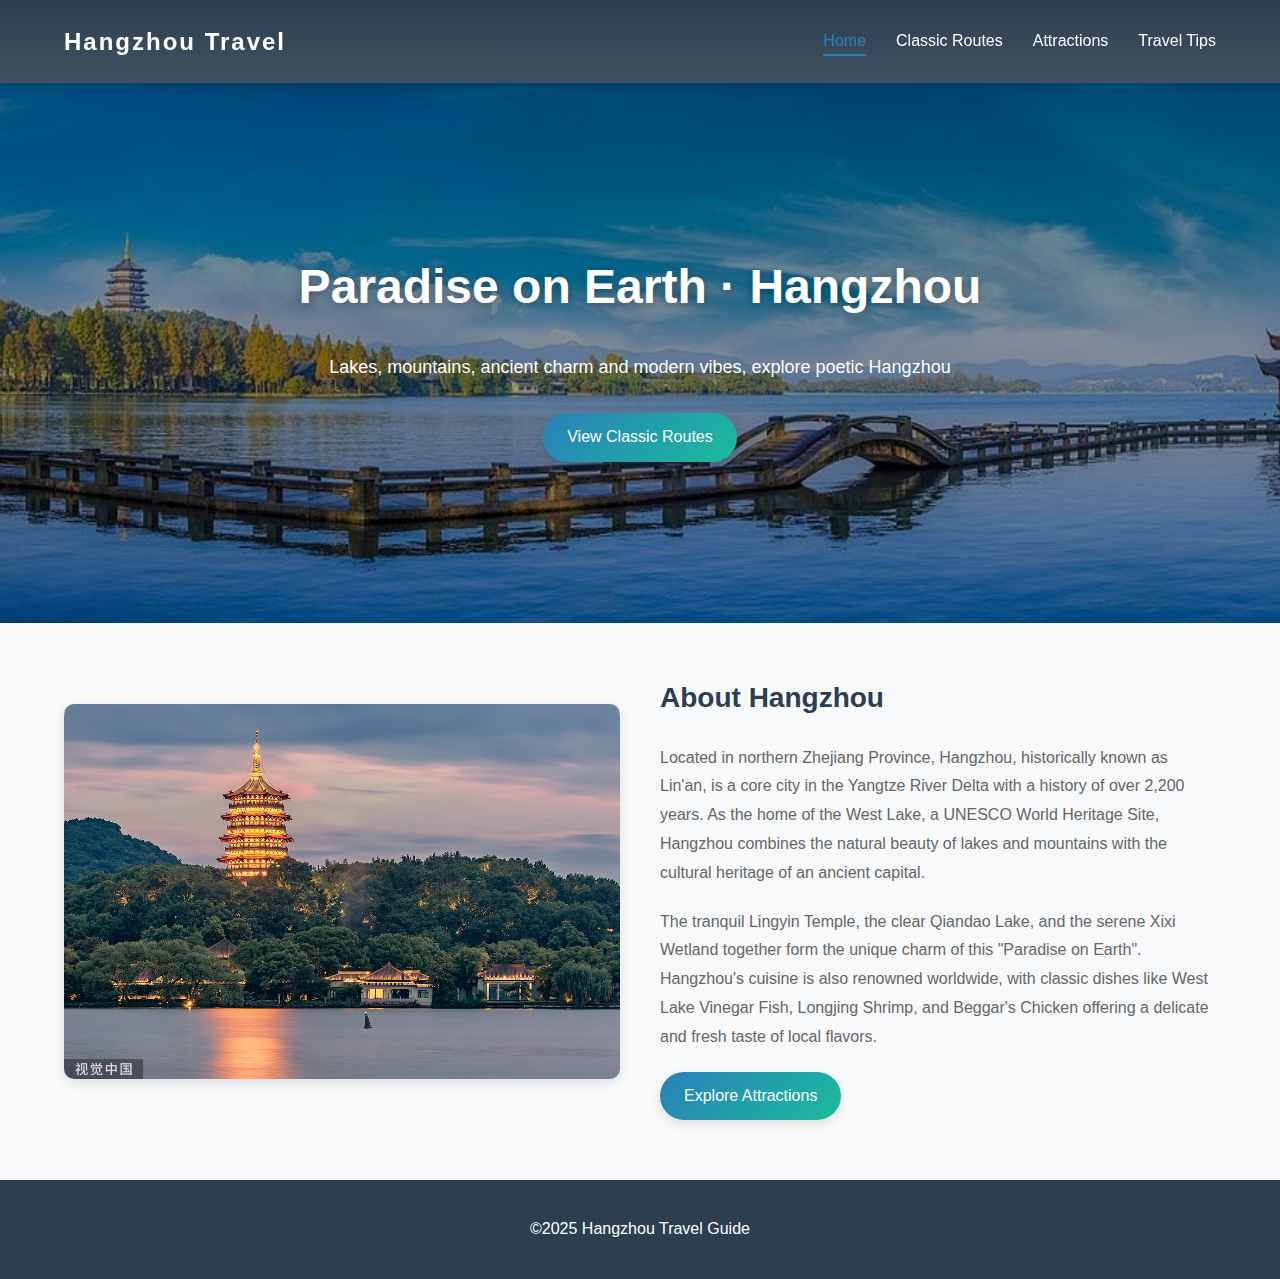
<file: index.html>
<!DOCTYPE html>
<html lang="en">
<head>
    <meta charset="UTF-8">
    <meta name="viewport" content="width=device-width, initial-scale=1.0">
    <title>Hangzhou Travel Guide - Homepage</title>
    <link rel="stylesheet" href="css/style.css">
    <style>
        .banner {
            height: 60vh;
            background: url("images/banner.jpg") center/cover no-repeat;
            display: flex;
            align-items: center;
            justify-content: center;
            position: relative;
            margin-bottom: 50px;
        }

        .banner::before {
            content: "";
            position: absolute;
            top: 0;
            left: 0;
            width: 100%;
            height: 100%;
            background: rgba(0, 0, 0, 0.4);
        }

        .banner-text {
            position: relative;
            color: white;
            text-align: center;
            padding: 0 20px;
        }

        .banner-text h2 {
            font-size: 48px;
            margin-bottom: 20px;
            text-shadow: 0 2px 8px rgba(0, 0, 0, 0.3);
        }

        .banner-text p {
            font-size: 18px;
            margin-bottom: 30px;
        }

        .intro {
            display: grid;
            grid-template-columns: 1fr 1fr;
            gap: 40px;
            align-items: center;
            margin-bottom: 60px;
        }

        .intro-img img {
            width: 100%;
            border-radius: var(--radius);
            box-shadow: var(--shadow);
        }

        .intro-text h3 {
            font-size: 28px;
            color: var(--secondary-color);
            margin-bottom: 20px;
        }

        .intro-text p {
            margin-bottom: 20px;
            color: var(--gray-color);
        }

        @media (max-width: 768px) {
            .banner-text h2 {
                font-size: 32px;
            }

            .intro {
                grid-template-columns: 1fr;
            }
        }
    </style>
</head>
<body>
    <header>
        <div class="container header-content">
            <div class="logo">Hangzhou Travel</div>
            <nav>
                <ul>
                    <li><a href="index.html" class="active">Home</a></li>
                    <li><a href="route.html">Classic Routes</a></li>
                    <li><a href="scenic.html">Attractions</a></li>
                    <li><a href="tips.html">Travel Tips</a></li>
                </ul>
            </nav>
        </div>
    </header>

    <section class="banner">
        <div class="banner-text">
            <h2>Paradise on Earth · Hangzhou</h2>
            <p>Lakes, mountains, ancient charm and modern vibes, explore poetic Hangzhou</p>
            <a href="route.html" class="btn">View Classic Routes</a>
        </div>
    </section>

    <section class="intro container">
        <div class="intro-img">
            <img src="images/intro.jpg" alt="Hangzhou Scenery">
        </div>
        <div class="intro-text">
            <h3>About Hangzhou</h3>
            <p>Located in northern Zhejiang Province, Hangzhou, historically known as Lin'an, is a core city in the Yangtze River Delta with a history of over 2,200 years. As the home of the West Lake, a UNESCO World Heritage Site, Hangzhou combines the natural beauty of lakes and mountains with the cultural heritage of an ancient capital.</p>
            <p>The tranquil Lingyin Temple, the clear Qiandao Lake, and the serene Xixi Wetland together form the unique charm of this "Paradise on Earth". Hangzhou's cuisine is also renowned worldwide, with classic dishes like West Lake Vinegar Fish, Longjing Shrimp, and Beggar's Chicken offering a delicate and fresh taste of local flavors.</p>
            <a href="scenic.html" class="btn">Explore Attractions</a>
        </div>
    </section>

    <footer>
        <div class="container">
            <p>©2025 Hangzhou Travel Guide </p>
            
        </div>
    </footer>
</body>
</html>
</file>
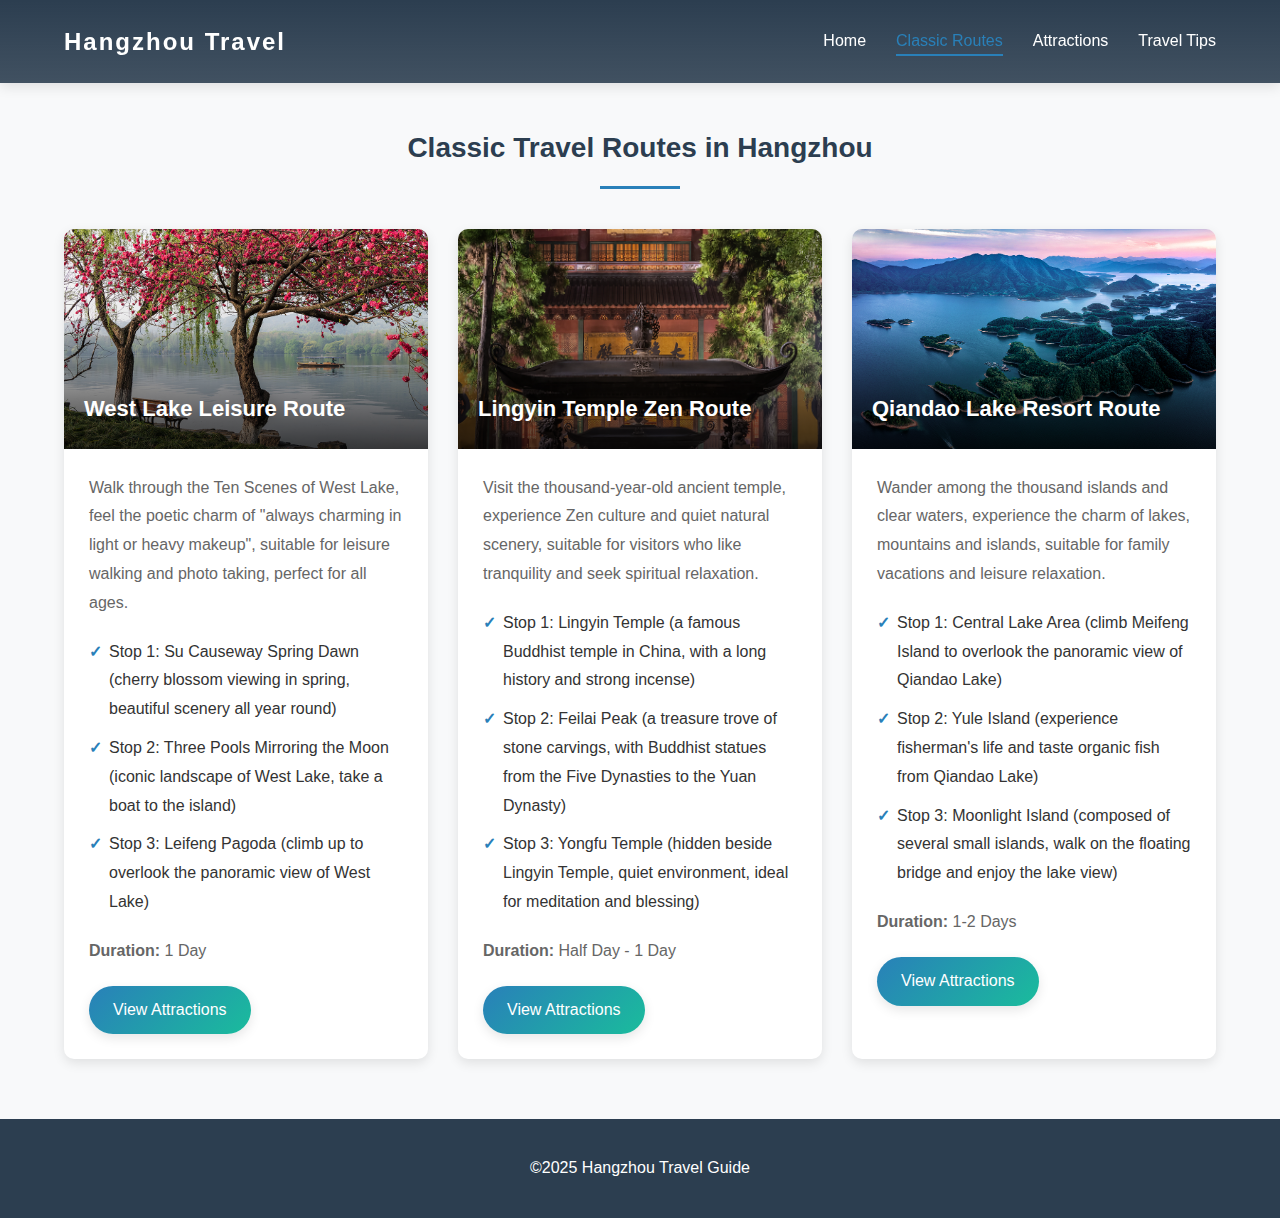
<file: route.html>
<!DOCTYPE html>
<html lang="en">
<head>
    <meta charset="UTF-8">
    <meta name="viewport" content="width=device-width, initial-scale=1.0">
    <title>Hangzhou Travel Guide - Classic Routes</title>
    <link rel="stylesheet" href="css/style.css">
    <style>
        .route-list {
            display: grid;
            grid-template-columns: repeat(auto-fit, minmax(350px, 1fr));
            gap: 30px;
            margin-bottom: 60px;
        }

        .route-card {
            background: white;
            border-radius: var(--radius);
            overflow: hidden;
            box-shadow: var(--shadow);
            transition: var(--transition);
        }

        .route-card:hover {
            transform: translateY(-5px);
            box-shadow: 0 8px 20px rgba(0, 0, 0, 0.12);
        }

        .route-img {
            height: 220px;
            position: relative;
            overflow: hidden;
        }

        .route-img img {
            width: 100%;
            height: 100%;
            object-fit: cover;
            transition: var(--transition);
        }

        .route-card:hover .route-img img {
            transform: scale(1.05);
        }

        .route-img::after {
            content: "";
            position: absolute;
            bottom: 0;
            left: 0;
            width: 100%;
            height: 60%;
            background: linear-gradient(to top, rgba(0, 0, 0, 0.7), transparent);
        }

        .route-title {
            position: absolute;
            bottom: 20px;
            left: 20px;
            color: white;
            font-size: 22px;
            font-weight: bold;
            z-index: 1;
        }

        .route-content {
            padding: 25px;
        }

        .route-content p {
            color: var(--gray-color);
            margin-bottom: 20px;
        }

        .route-content ul {
            margin-bottom: 20px;
        }

        .route-content li {
            padding-left: 20px;
            position: relative;
            margin-bottom: 10px;
        }

        .route-content li::before {
            content: "✓";
            position: absolute;
            left: 0;
            color: var(--primary-color);
            font-weight: bold;
        }

        @media (max-width: 768px) {
            .route-list {
                grid-template-columns: 1fr;
            }
        }
    </style>
</head>
<body>
    <header>
        <div class="container header-content">
            <div class="logo">Hangzhou Travel</div>
            <nav>
                <ul>
                    <li><a href="index.html">Home</a></li>
                    <li><a href="route.html" class="active">Classic Routes</a></li>
                    <li><a href="scenic.html">Attractions</a></li>
                    <li><a href="tips.html">Travel Tips</a></li>
                </ul>
            </nav>
        </div>
    </header>

    <section class="container">
        <h2 class="section-title">Classic Travel Routes in Hangzhou</h2>

        <div class="route-list">
            <div class="route-card">
                <div class="route-img">
                    <img src="images/route1.jpg" alt="West Lake Leisure Route">
                    <div class="route-title">West Lake Leisure Route</div>
                </div>
                <div class="route-content">
                    <p>Walk through the Ten Scenes of West Lake, feel the poetic charm of "always charming in light or heavy makeup", suitable for leisure walking and photo taking, perfect for all ages.</p>
                    <ul>
                        <li>Stop 1: Su Causeway Spring Dawn (cherry blossom viewing in spring, beautiful scenery all year round)</li>
                        <li>Stop 2: Three Pools Mirroring the Moon (iconic landscape of West Lake, take a boat to the island)</li>
                        <li>Stop 3: Leifeng Pagoda (climb up to overlook the panoramic view of West Lake)</li>
                    </ul>
                    <p><strong>Duration:</strong> 1 Day</p>
                    <a href="scenic.html" class="btn">View Attractions</a>
                </div>
            </div>

            <div class="route-card">
                <div class="route-img">
                    <img src="images/route2.jpg" alt="Lingyin Temple Zen Route">
                    <div class="route-title">Lingyin Temple Zen Route</div>
                </div>
                <div class="route-content">
                    <p>Visit the thousand-year-old ancient temple, experience Zen culture and quiet natural scenery, suitable for visitors who like tranquility and seek spiritual relaxation.</p>
                    <ul>
                        <li>Stop 1: Lingyin Temple (a famous Buddhist temple in China, with a long history and strong incense)</li>
                        <li>Stop 2: Feilai Peak (a treasure trove of stone carvings, with Buddhist statues from the Five Dynasties to the Yuan Dynasty)</li>
                        <li>Stop 3: Yongfu Temple (hidden beside Lingyin Temple, quiet environment, ideal for meditation and blessing)</li>
                    </ul>
                    <p><strong>Duration:</strong> Half Day - 1 Day</p>
                    <a href="scenic.html" class="btn">View Attractions</a>
                </div>
            </div>

            <div class="route-card">
                <div class="route-img">
                    <img src="images/route3.jpg" alt="Qiandao Lake Resort Route">
                    <div class="route-title">Qiandao Lake Resort Route</div>
                </div>
                <div class="route-content">
                    <p>Wander among the thousand islands and clear waters, experience the charm of lakes, mountains and islands, suitable for family vacations and leisure relaxation.</p>
                    <ul>
                        <li>Stop 1: Central Lake Area (climb Meifeng Island to overlook the panoramic view of Qiandao Lake)</li>
                        <li>Stop 2: Yule Island (experience fisherman's life and taste organic fish from Qiandao Lake)</li>
                        <li>Stop 3: Moonlight Island (composed of several small islands, walk on the floating bridge and enjoy the lake view)</li>
                    </ul>
                    <p><strong>Duration:</strong> 1-2 Days</p>
                    <a href="scenic.html" class="btn">View Attractions</a>
                </div>
            </div>
        </div>
    </section>

    <footer>
        <div class="container">
            <p>©2025 Hangzhou Travel Guide </p>
           
        </div>
    </footer>
</body>
</html>
</file>
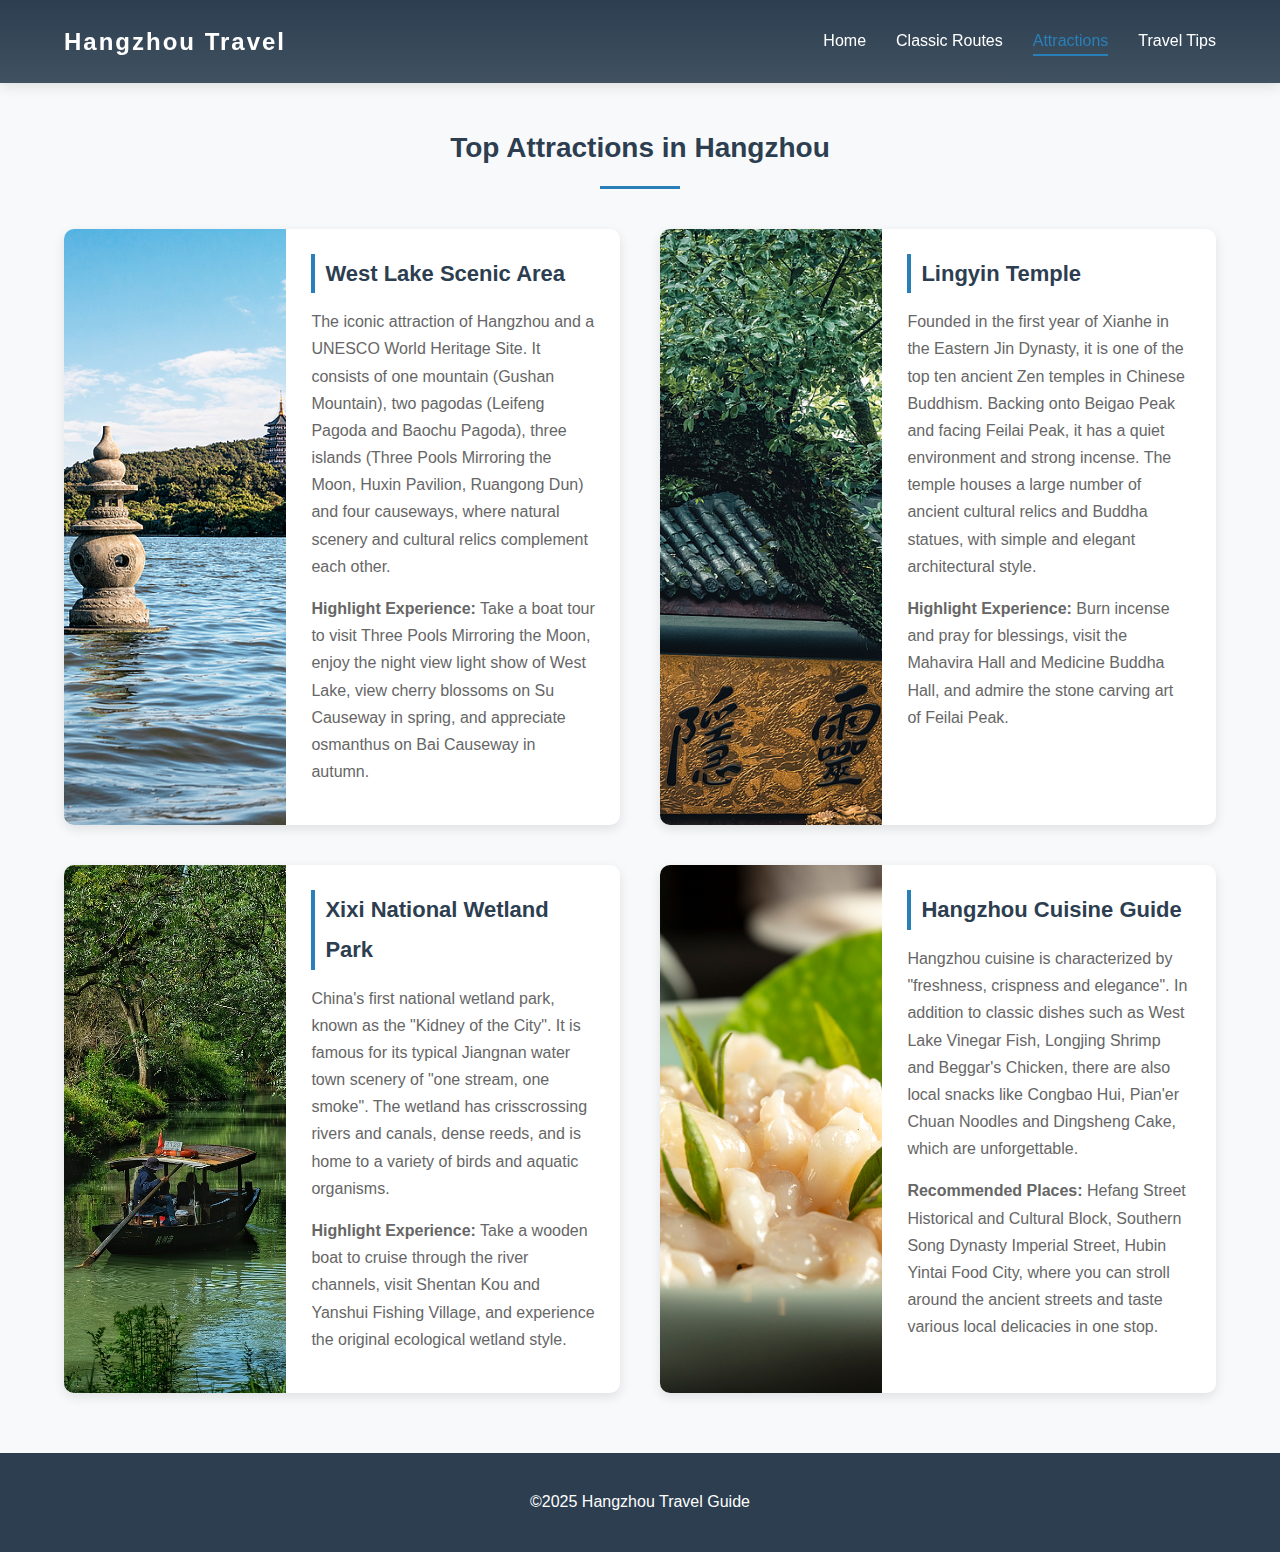
<file: scenic.html>
<!DOCTYPE html>
<html lang="en">
<head>
    <meta charset="UTF-8">
    <meta name="viewport" content="width=device-width, initial-scale=1.0">
    <title>Hangzhou Travel Guide - Attractions</title>
    <link rel="stylesheet" href="css/style.css">
    <style>
        .scenic-list {
            display: grid;
            grid-template-columns: repeat(auto-fit, minmax(500px, 1fr));
            gap: 40px;
            margin-bottom: 60px;
        }

        .scenic-item {
            background: white;
            border-radius: var(--radius);
            overflow: hidden;
            box-shadow: var(--shadow);
            display: flex;
            transition: var(--transition);
        }

        .scenic-item:hover {
            transform: translateY(-3px);
            box-shadow: 0 6px 16px rgba(0, 0, 0, 0.1);
        }

        .scenic-img {
            width: 40%;
            flex-shrink: 0;
        }

        .scenic-img img {
            width: 100%;
            height: 100%;
            object-fit: cover;
        }

        .scenic-content {
            padding: 25px;
            width: 60%;
        }

        .scenic-content h3 {
            color: var(--secondary-color);
            font-size: 22px;
            margin-bottom: 15px;
            border-left: 4px solid var(--primary-color);
            padding-left: 10px;
        }

        .scenic-content p {
            color: var(--gray-color);
            margin-bottom: 15px;
            line-height: 1.7;
        }

        @media (max-width: 768px) {
            .scenic-list {
                grid-template-columns: 1fr;
            }

            .scenic-item {
                flex-direction: column;
            }

            .scenic-img,
            .scenic-content {
                width: 100%;
            }

            .scenic-img {
                height: 200px;
            }
        }
    </style>
</head>
<body>
    <header>
        <div class="container header-content">
            <div class="logo">Hangzhou Travel</div>
            <nav>
                <ul>
                    <li><a href="index.html">Home</a></li>
                    <li><a href="route.html">Classic Routes</a></li>
                    <li><a href="scenic.html" class="active">Attractions</a></li>
                    <li><a href="tips.html">Travel Tips</a></li>
                </ul>
            </nav>
        </div>
    </header>

    <section class="container">
        <h2 class="section-title">Top Attractions in Hangzhou</h2>

        <div class="scenic-list">
            <div class="scenic-item">
                <div class="scenic-img">
                    <img src="images/scenic1.jpg" alt="West Lake">
                </div>
                <div class="scenic-content">
                    <h3>West Lake Scenic Area</h3>
                    <p>The iconic attraction of Hangzhou and a UNESCO World Heritage Site. It consists of one mountain (Gushan Mountain), two pagodas (Leifeng Pagoda and Baochu Pagoda), three islands (Three Pools Mirroring the Moon, Huxin Pavilion, Ruangong Dun) and four causeways, where natural scenery and cultural relics complement each other.</p>
                    <p><strong>Highlight Experience:</strong> Take a boat tour to visit Three Pools Mirroring the Moon, enjoy the night view light show of West Lake, view cherry blossoms on Su Causeway in spring, and appreciate osmanthus on Bai Causeway in autumn.</p>
                </div>
            </div>

            <div class="scenic-item">
                <div class="scenic-img">
                    <img src="images/scenic2.jpg" alt="Lingyin Temple">
                </div>
                <div class="scenic-content">
                    <h3>Lingyin Temple</h3>
                    <p>Founded in the first year of Xianhe in the Eastern Jin Dynasty, it is one of the top ten ancient Zen temples in Chinese Buddhism. Backing onto Beigao Peak and facing Feilai Peak, it has a quiet environment and strong incense. The temple houses a large number of ancient cultural relics and Buddha statues, with simple and elegant architectural style.</p>
                    <p><strong>Highlight Experience:</strong> Burn incense and pray for blessings, visit the Mahavira Hall and Medicine Buddha Hall, and admire the stone carving art of Feilai Peak.</p>
                </div>
            </div>

            <div class="scenic-item">
                <div class="scenic-img">
                    <img src="images/scenic3.jpg" alt="Xixi Wetland">
                </div>
                <div class="scenic-content">
                    <h3>Xixi National Wetland Park</h3>
                    <p>China's first national wetland park, known as the "Kidney of the City". It is famous for its typical Jiangnan water town scenery of "one stream, one smoke". The wetland has crisscrossing rivers and canals, dense reeds, and is home to a variety of birds and aquatic organisms.</p>
                    <p><strong>Highlight Experience:</strong> Take a wooden boat to cruise through the river channels, visit Shentan Kou and Yanshui Fishing Village, and experience the original ecological wetland style.</p>
                </div>
            </div>

            <div class="scenic-item">
                <div class="scenic-img">
                    <img src="images/scenic4.jpg" alt="Hangzhou Cuisine">
                </div>
                <div class="scenic-content">
                    <h3>Hangzhou Cuisine Guide</h3>
                    <p>Hangzhou cuisine is characterized by "freshness, crispness and elegance". In addition to classic dishes such as West Lake Vinegar Fish, Longjing Shrimp and Beggar's Chicken, there are also local snacks like Congbao Hui, Pian'er Chuan Noodles and Dingsheng Cake, which are unforgettable.</p>
                    <p><strong>Recommended Places:</strong> Hefang Street Historical and Cultural Block, Southern Song Dynasty Imperial Street, Hubin Yintai Food City, where you can stroll around the ancient streets and taste various local delicacies in one stop.</p>
                </div>
            </div>
        </div>
    </section>

    <footer>
        <div class="container">
            <p>©2025 Hangzhou Travel Guide </p>
       
        </div>
    </footer>
</body>
</html>
</file>
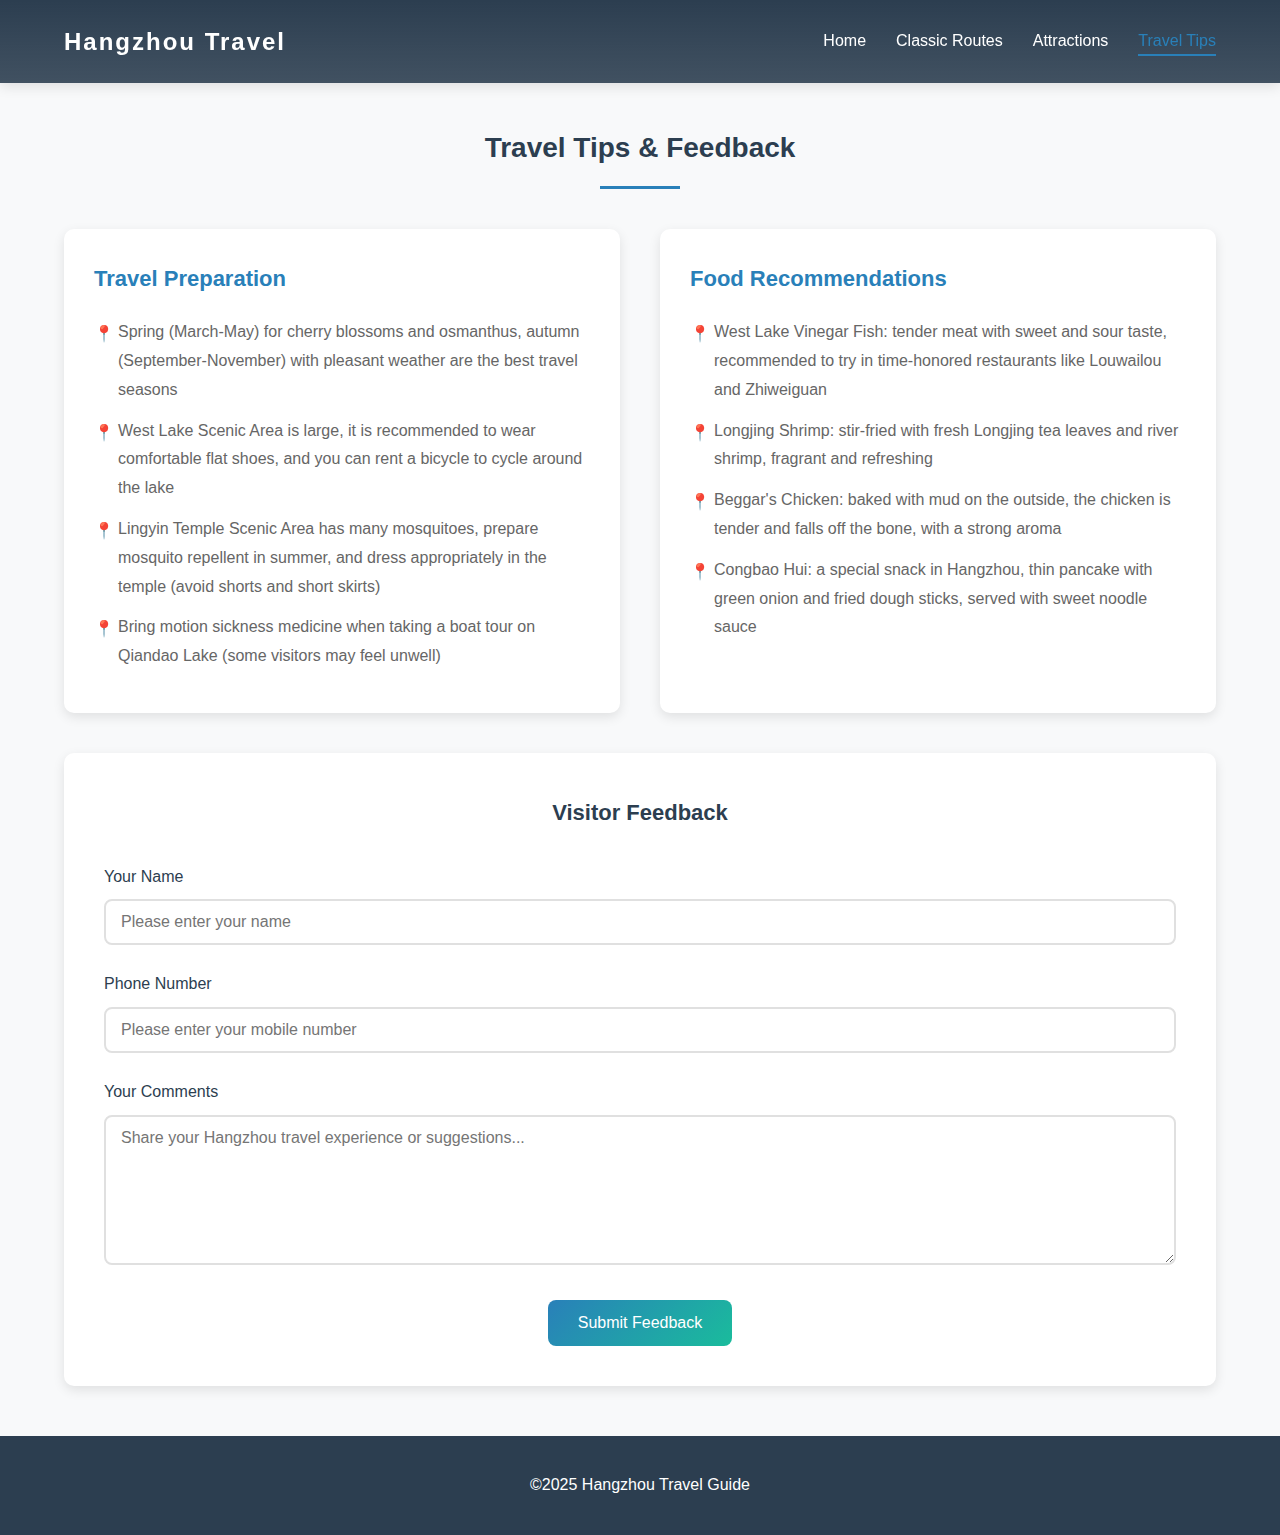
<file: tips.html>
<!DOCTYPE html>
<html lang="en">
<head>
    <meta charset="UTF-8">
    <meta name="viewport" content="width=device-width, initial-scale=1.0">
    <title>Hangzhou Travel Guide - Travel Tips</title>
    <link rel="stylesheet" href="css/style.css">
    <style>
        .tips-container {
            display: grid;
            grid-template-columns: 1fr 1fr;
            gap: 40px;
            margin: 40px 0;
        }

        .tips-item {
            background: white;
            padding: 30px;
            border-radius: var(--radius);
            box-shadow: var(--shadow);
        }

        .tips-item h3 {
            color: var(--primary-color);
            margin-bottom: 20px;
            font-size: 22px;
        }

        .tips-item li {
            margin-bottom: 12px;
            padding-left: 24px;
            position: relative;
            color: var(--gray-color);
        }

        .tips-item li::before {
            content: "📍";
            position: absolute;
            left: 0;
            top: 2px;
        }

        .form-section {
            background: white;
            padding: 40px;
            border-radius: var(--radius);
            box-shadow: var(--shadow);
            margin: 40px 0;
        }

        .form-section h3 {
            text-align: center;
            margin-bottom: 30px;
            color: var(--secondary-color);
            font-size: 22px;
        }

        .form-group {
            margin-bottom: 25px;
        }

        .form-group label {
            display: block;
            margin-bottom: 8px;
            color: var(--secondary-color);
            font-weight: 500;
        }

        .form-group input,
        .form-group textarea {
            width: 100%;
            padding: 12px 15px;
            border: 2px solid #e0e0e0;
            border-radius: 8px;
            font-size: 16px;
            transition: var(--transition);
            font-family: inherit;
        }

        .form-group input:focus,
        .form-group textarea:focus {
            outline: none;
            border-color: var(--primary-color);
            box-shadow: 0 0 0 3px rgba(41, 128, 185, 0.2);
        }

        .form-group textarea {
            height: 150px;
            resize: vertical;
        }

        .submit-btn {
            background: linear-gradient(135deg, var(--primary-color), #1abc9c);
            color: white;
            border: none;
            padding: 14px 30px;
            border-radius: 8px;
            font-size: 16px;
            cursor: pointer;
            transition: var(--transition);
            display: block;
            margin: 0 auto;
        }

        .submit-btn:hover {
            transform: translateY(-2px);
            box-shadow: 0 4px 12px rgba(41, 128, 185, 0.3);
        }

        @media (max-width: 768px) {
            .tips-container {
                grid-template-columns: 1fr;
            }

            .form-section {
                padding: 25px;
            }
        }
    </style>
</head>
<body>
    <header>
        <div class="container header-content">
            <div class="logo">Hangzhou Travel</div>
            <nav>
                <ul>
                    <li><a href="index.html">Home</a></li>
                    <li><a href="route.html">Classic Routes</a></li>
                    <li><a href="scenic.html">Attractions</a></li>
                    <li><a href="tips.html" class="active">Travel Tips</a></li>
                </ul>
            </nav>
        </div>
    </header>

    <div class="container">
        <h2 class="section-title">Travel Tips & Feedback</h2>

        <div class="tips-container">
            <div class="tips-item">
                <h3>Travel Preparation</h3>
                <ul>
                    <li>Spring (March-May) for cherry blossoms and osmanthus, autumn (September-November) with pleasant weather are the best travel seasons</li>
                    <li>West Lake Scenic Area is large, it is recommended to wear comfortable flat shoes, and you can rent a bicycle to cycle around the lake</li>
                    <li>Lingyin Temple Scenic Area has many mosquitoes, prepare mosquito repellent in summer, and dress appropriately in the temple (avoid shorts and short skirts)</li>
                    <li>Bring motion sickness medicine when taking a boat tour on Qiandao Lake (some visitors may feel unwell)</li>
                </ul>
            </div>

            <div class="tips-item">
                <h3>Food Recommendations</h3>
                <ul>
                    <li>West Lake Vinegar Fish: tender meat with sweet and sour taste, recommended to try in time-honored restaurants like Louwailou and Zhiweiguan</li>
                    <li>Longjing Shrimp: stir-fried with fresh Longjing tea leaves and river shrimp, fragrant and refreshing</li>
                    <li>Beggar's Chicken: baked with mud on the outside, the chicken is tender and falls off the bone, with a strong aroma</li>
                    <li>Congbao Hui: a special snack in Hangzhou, thin pancake with green onion and fried dough sticks, served with sweet noodle sauce</li>
                </ul>
            </div>
        </div>

        <div class="form-section">
            <h3>Visitor Feedback</h3>
            <form action="#" method="get">
                <div class="form-group">
                    <label for="name">Your Name</label>
                    <input type="text" id="name" placeholder="Please enter your name" required>
                </div>
                <div class="form-group">
                    <label for="phone">Phone Number</label>
                    <input type="tel" id="phone" placeholder="Please enter your mobile number" pattern="^1[3-9]\d{9}$" required>
                </div>
                <div class="form-group">
                    <label for="comment">Your Comments</label>
                    <textarea id="comment" placeholder="Share your Hangzhou travel experience or suggestions..." required></textarea>
                </div>
                <button type="submit" class="submit-btn">Submit Feedback</button>
            </form>
        </div>
    </div>

    <footer>
        <div class="container">
            <p>©2025 Hangzhou Travel Guide </p>
           
        </div>
    </footer>
</body>
</html>
</file>
<file: css/style.css>
:root {
    --primary-color: #2980b9;   
    --secondary-color: #2c3e50; 
    --light-color: #f8f9fa;     
    --dark-color: #333;         
    --gray-color: #666;        
    --shadow: 0 4px 12px rgba(0, 0, 0, 0.1); 
    --transition: all 0.3s ease;
    --radius: 10px;             
}


* {
    margin: 0;
    padding: 0;
    box-sizing: border-box;
}

body {
    font-family: "Microsoft YaHei", "PingFang SC", sans-serif;
    line-height: 1.8;
    color: var(--dark-color);
    background-color: var(--light-color);
    scroll-behavior: smooth; 
}

a {
    text-decoration: none;
    color: inherit;
    transition: var(--transition);
}

ul {
    list-style: none;
}


.container {
    width: 90%;
    max-width: 1200px;
    margin: 0 auto;
}

.btn {
    display: inline-block;
    padding: 10px 24px;
    background: linear-gradient(135deg, var(--primary-color), #1abc9c);
    color: white;
    border-radius: 50px;
    box-shadow: var(--shadow);
    transition: var(--transition);
    border: none;
    cursor: pointer;
}

.btn:hover {
    transform: translateY(-3px);
    box-shadow: 0 6px 16px rgba(0, 0, 0, 0.15);
}

.section-title {
    text-align: center;
    margin: 40px 0;
    position: relative;
    font-size: 28px;
    color: var(--secondary-color);
}

.section-title::after {
    content: "";
    display: block;
    width: 80px;
    height: 3px;
    background: var(--primary-color);
    margin: 12px auto 0;
}

header {
    background: linear-gradient(180deg, var(--secondary-color), rgba(44, 62, 80, 0.9));
    color: white;
    padding: 20px 0;
    position: sticky;
    top: 0;
    z-index: 999;
    box-shadow: var(--shadow);
}

.header-content {
    display: flex;
    justify-content: space-between;
    align-items: center;
}

.logo {
    font-size: 24px;
    font-weight: bold;
    letter-spacing: 2px;
}

nav ul {
    display: flex;
    gap: 30px;
}

nav a {
    padding: 5px 0;
    border-bottom: 2px solid transparent;
}

nav a:hover,
nav a.active {
    color: var(--primary-color);
    border-bottom: 2px solid var(--primary-color);
}


footer {
    background: var(--secondary-color);
    color: white;
    text-align: center;
    padding: 30px 0;
    margin-top: 50px;
}

footer p {
    margin: 5px 0;
}

@media (max-width: 768px) {
    .header-content {
        flex-direction: column;
        gap: 15px;
    }

    nav ul {
        gap: 20px;
    }
}
</file>
